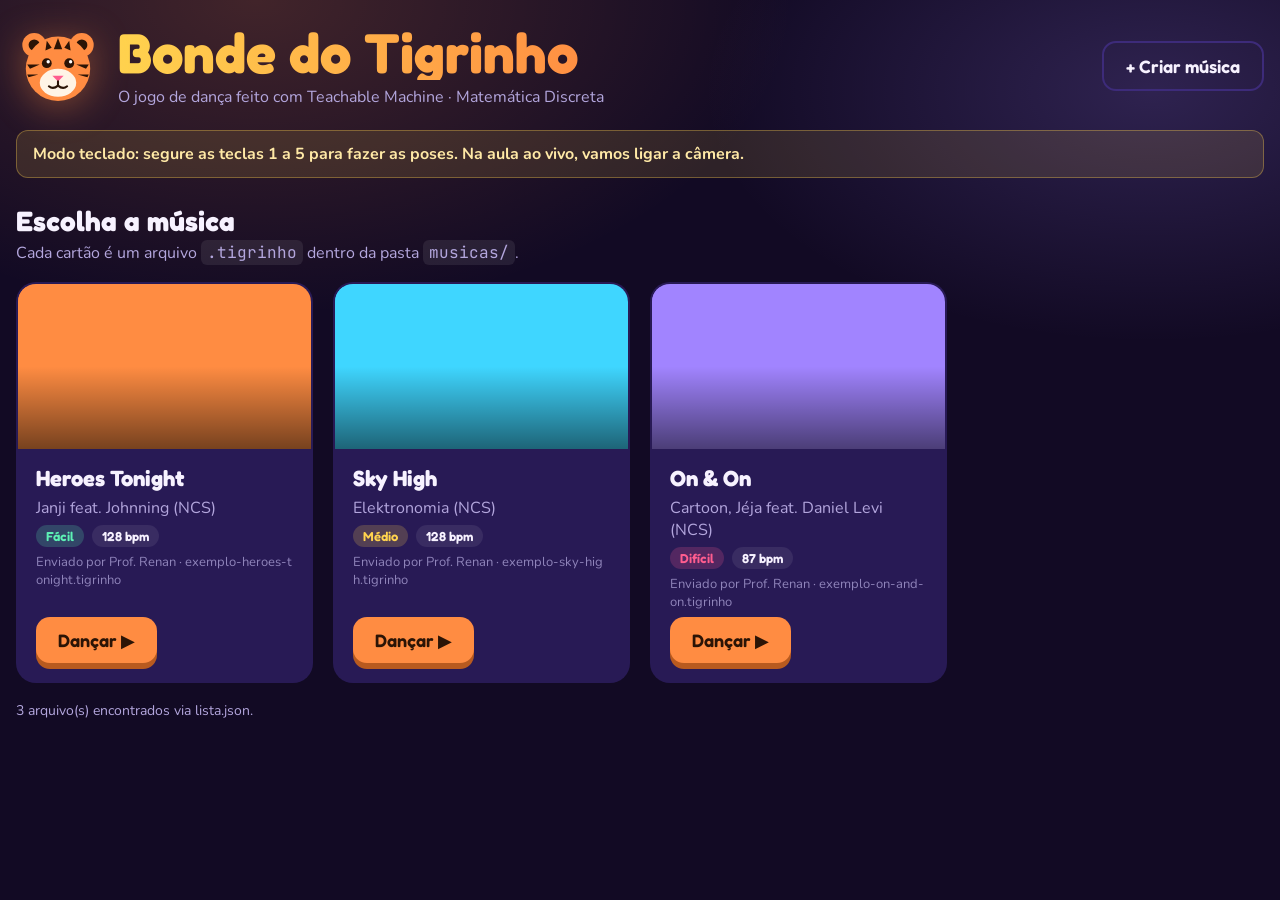
<file: bonde-do-tigrinho/index.html>
<!DOCTYPE html>
<html lang="pt-BR">
<head>
  <meta charset="UTF-8">
  <meta name="viewport" content="width=device-width, initial-scale=1">
  <title>Bonde do Tigrinho · O Jogo</title>
  <link rel="icon" href="img/tigrinho.svg" type="image/svg+xml">
  <link rel="preconnect" href="https://fonts.googleapis.com">
  <link rel="preconnect" href="https://fonts.gstatic.com" crossorigin>
  <link rel="stylesheet" href="https://fonts.googleapis.com/css2?family=Fredoka:wght@500;600;700&family=Nunito:wght@400;700;800&family=JetBrains+Mono:wght@500;700&display=swap">
  <link rel="stylesheet" href="estilo.css">
</head>
<body>

  <!-- ============ TELA 1 · MENU ============ -->
  <section id="telaMenu" class="tela ativa">
    <header class="topo">
      <img src="img/tigrinho.svg" alt="" class="logo">
      <div>
        <h1 id="tituloDoApp">Bonde do Tigrinho</h1>
        <p class="sub">O jogo de dança feito com Teachable Machine · Matemática Discreta</p>
      </div>
      <a class="botao fantasma" href="criar.html">+ Criar música</a>
    </header>

    <div class="aviso" id="avisoDetector"></div>

    <h2 class="secao">Escolha a música</h2>
    <p class="dica">Cada cartão é um arquivo <code>.tigrinho</code> dentro da pasta <code>musicas/</code>.</p>
    <div id="listaDeMusicas" class="grade-musicas">
      <p class="carregando">Procurando músicas…</p>
    </div>
  </section>

  <!-- ============ TELA 2 · JOGO ============ -->
  <section id="telaJogo" class="tela">
    <div class="palco">
      <div class="video-caixa">
        <div id="encaixeDoVideo"><div id="playerYoutube"></div></div>
        <button id="botaoTocar" class="botao grande" hidden>▶ Tocar música</button>
      </div>

      <aside class="lateral">
        <div class="placar">
          <div><span class="rotulo">Pontos</span><strong id="pontos">0</strong></div>
          <div><span class="rotulo">Combo</span><strong id="combo">0</strong></div>
        </div>
        <div id="areaDaCamera" class="camera"></div>
        <div class="leitura">
          <span class="rotulo">Você está fazendo</span>
          <strong id="poseLida">—</strong>
        </div>
        <button id="botaoSair" class="botao fantasma">✕ Sair</button>
      </aside>
    </div>

    <div class="esteira">
      <div class="alvo"><span>AGORA</span></div>
      <div id="trilha" class="trilha"></div>
      <div id="medidor" class="medidor"><i></i></div>
    </div>

    <div id="nota" class="nota"></div>
    <div id="mensagem" class="mensagem" hidden></div>
  </section>

  <!-- ============ TELA 3 · RESULTADO ============ -->
  <section id="telaResultado" class="tela">
    <div class="resultado">
      <img src="img/tigrinho.svg" alt="" class="logo grande">
      <h2 id="resultadoTitulo">Fim!</h2>
      <p id="resultadoMusica" class="sub"></p>
      <div class="estrelas" id="estrelas"></div>
      <div class="total"><span id="resultadoPontos">0</span> pontos</div>
      <ul id="resultadoNotas" class="notas"></ul>
      <div class="acoes">
        <button id="botaoDeNovo" class="botao">Dançar de novo</button>
        <button id="botaoMenu" class="botao fantasma">Escolher outra música</button>
      </div>
    </div>
  </section>

  <!--
    PARTE AO VIVO (Teachable Machine):
    quando o detector.js passar a usar a câmera, descomente as duas linhas abaixo.
    Elas carregam o TensorFlow.js e a biblioteca de POSE do Teachable Machine.
  -->
  <!--
  <script src="https://cdn.jsdelivr.net/npm/@tensorflow/tfjs@1.3.1/dist/tf.min.js"></script>
  <script src="https://cdn.jsdelivr.net/npm/@teachablemachine/pose@0.8/dist/teachablemachine-pose.min.js"></script>
  -->

  <!-- A ordem importa: quem é usado vem antes de quem usa. -->
  <script src="js/configuracao.js"></script>
  <script src="js/pictogramas.js"></script>
  <script src="js/musicas.js"></script>
  <script src="js/coreografia.js"></script>
  <script src="js/youtube.js"></script>
  <script src="js/detector.js"></script>
  <script src="js/interface.js"></script>
  <script src="js/jogo.js"></script>
  <script src="js/principal.js"></script>
</body>
</html>
</file>
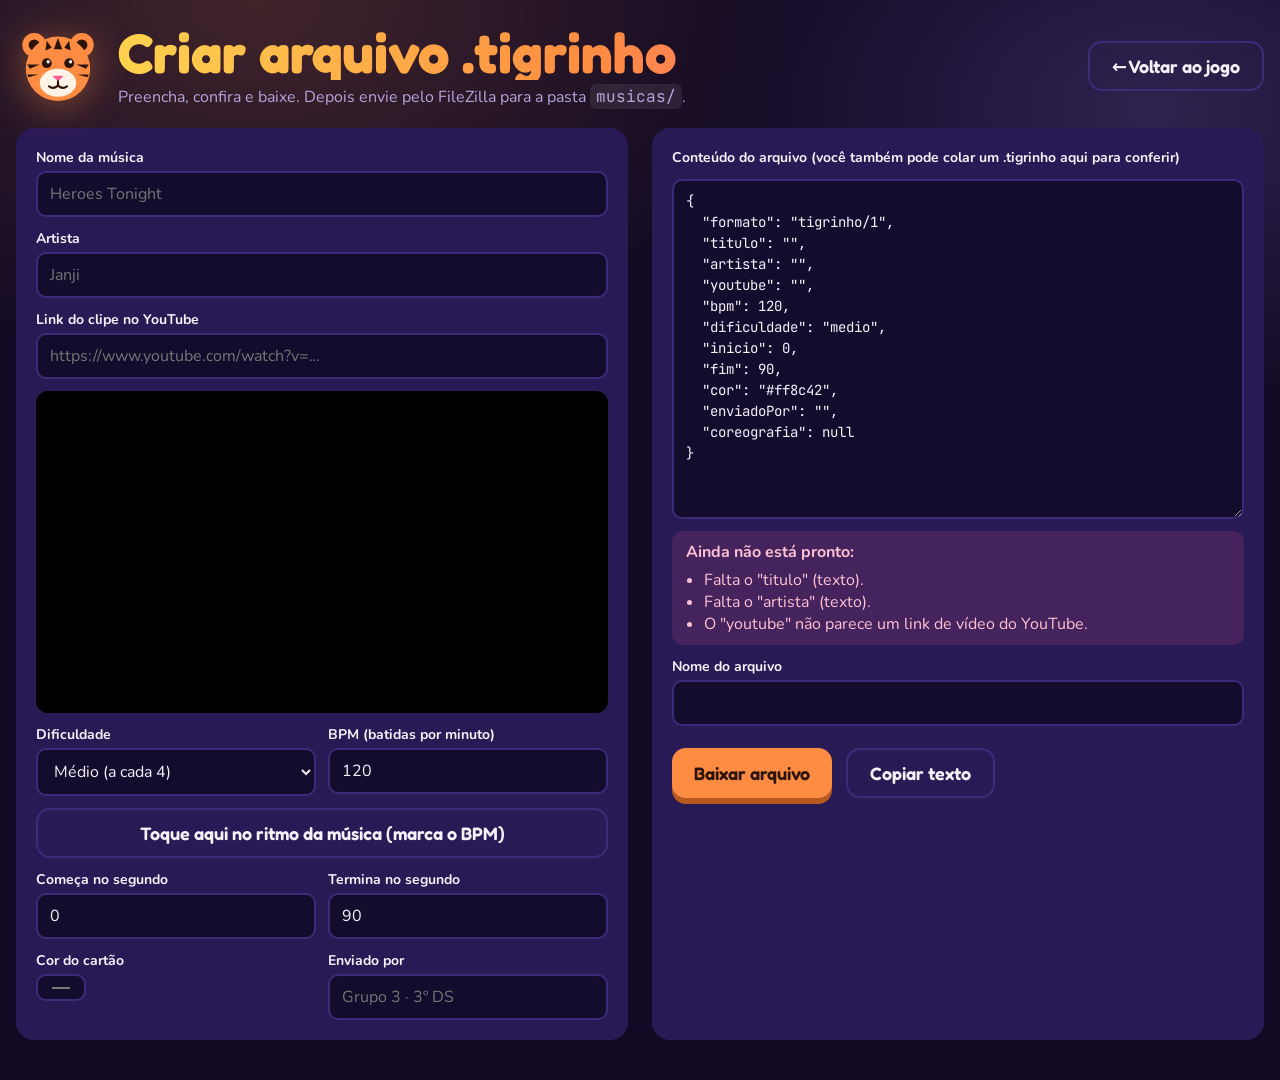
<file: bonde-do-tigrinho/criar.html>
<!DOCTYPE html>
<html lang="pt-BR">
<head>
  <meta charset="UTF-8">
  <meta name="viewport" content="width=device-width, initial-scale=1">
  <title>Criar música · Bonde do Tigrinho</title>
  <link rel="icon" href="img/tigrinho.svg" type="image/svg+xml">
  <link rel="stylesheet" href="https://fonts.googleapis.com/css2?family=Fredoka:wght@500;600;700&family=Nunito:wght@400;700;800&family=JetBrains+Mono:wght@500;700&display=swap">
  <link rel="stylesheet" href="estilo.css">
</head>
<body>
  <section class="tela ativa">
    <header class="topo">
      <img src="img/tigrinho.svg" alt="" class="logo">
      <div>
        <h1>Criar arquivo .tigrinho</h1>
        <p class="sub">Preencha, confira e baixe. Depois envie pelo FileZilla para a pasta <code>musicas/</code>.</p>
      </div>
      <a class="botao fantasma" href="index.html">← Voltar ao jogo</a>
    </header>

    <div class="criador">
      <form id="formulario" autocomplete="off">
        <label>Nome da música <input id="campoTitulo" required placeholder="Heroes Tonight"></label>
        <label>Artista <input id="campoArtista" required placeholder="Janji"></label>
        <label>Link do clipe no YouTube <input id="campoYoutube" required placeholder="https://www.youtube.com/watch?v=…"></label>
        <div class="preview" id="previewVideo" aria-label="Capa do vídeo"></div>
        <div class="linha">
          <label>Dificuldade
            <select id="campoDificuldade">
              <option value="facil">Fácil (pose a cada 8 batidas)</option>
              <option value="medio" selected>Médio (a cada 4)</option>
              <option value="dificil">Difícil (a cada 2)</option>
            </select>
          </label>
          <label>BPM (batidas por minuto) <input id="campoBpm" type="number" min="40" max="220" value="120"></label>
        </div>
        <button type="button" class="botao fantasma" id="botaoBatida">Toque aqui no ritmo da música (marca o BPM)</button>
        <div class="linha">
          <label>Começa no segundo <input id="campoInicio" type="number" min="0" value="0"></label>
          <label>Termina no segundo <input id="campoFim" type="number" min="10" value="90"></label>
        </div>
        <div class="linha">
          <label>Cor do cartão <input id="campoCor" type="color" value="#ff8c42"></label>
          <label>Enviado por <input id="campoAutor" placeholder="Grupo 3 · 3º DS"></label>
        </div>
      </form>

      <div class="saida">
        <label for="saidaJson">Conteúdo do arquivo (você também pode colar um .tigrinho aqui para conferir)</label>
        <textarea id="saidaJson" spellcheck="false"></textarea>
        <div id="status" class="status"></div>
        <label>Nome do arquivo <input id="campoArquivo" readonly></label>
        <div class="acoes" style="justify-content:flex-start">
          <button class="botao" id="botaoBaixar">Baixar arquivo</button>
          <button class="botao fantasma" id="botaoCopiar">Copiar texto</button>
        </div>
      </div>
    </div>
  </section>

  <script src="js/configuracao.js"></script>
  <script src="js/musicas.js"></script>
  <script src="js/criador.js"></script>
</body>
</html>
</file>
<file: bonde-do-tigrinho/estilo.css>
/* Bonde do Tigrinho · palco escuro, luzes de pista, laranja de tigre */
:root {
  --fundo: #120a24;
  --palco: #1d1240;
  --painel: #281a55;
  --borda: #3d2b7a;
  --texto: #f7f2ff;
  --apagado: #b3a6dd;
  --tigre: #ff8c42;
  --listra: #2b1406;
  --ciano: #3fd6ff;
  --rosa: #ff5d8f;
  --amarelo: #ffd34e;
  --verde: #5df2b5;
  --disp: "Fredoka", "Trebuchet MS", system-ui, sans-serif;
  --corpo: "Nunito", "Segoe UI", system-ui, sans-serif;
  --mono: "JetBrains Mono", Consolas, monospace;
  color-scheme: dark;
}
* { box-sizing: border-box; }
html, body { margin: 0; min-height: 100%; }
body {
  font-family: var(--corpo);
  color: var(--texto);
  background:
    radial-gradient(60% 50% at 20% 0%, #ff8c4233, transparent 70%),
    radial-gradient(50% 40% at 90% 10%, #a184ff33, transparent 70%),
    var(--fundo);
  padding: 0 16px;
}
h1, h2, h3 { font-family: var(--disp); margin: 0; }
code, kbd { font-family: var(--mono); }
code { background: #ffffff14; padding: 2px 6px; border-radius: 6px; }
[hidden] { display: none !important; }

.tela { display: none; max-width: 1280px; margin: 0 auto; padding-block: 24px 40px; }
.tela.ativa { display: block; }

/* ---------- botões ---------- */
.botao {
  font: 600 18px var(--disp); color: #2b1406; background: var(--tigre);
  border: 0; border-radius: 14px; padding: 12px 22px; cursor: pointer;
  box-shadow: 0 6px 0 #b85a1f; transition: transform .12s, box-shadow .12s; text-decoration: none; display: inline-block;
}
.botao:hover { transform: translateY(-2px); }
.botao:active { transform: translateY(4px); box-shadow: 0 2px 0 #b85a1f; }
.botao:focus-visible { outline: 3px solid var(--ciano); outline-offset: 3px; }
.botao.fantasma { background: transparent; color: var(--texto); border: 2px solid var(--borda); box-shadow: none; }
.botao.grande { font-size: 26px; padding: 18px 34px; }

/* ---------- menu ---------- */
.topo { display: flex; align-items: center; gap: 18px; flex-wrap: wrap; }
.topo > div { flex: 1; min-width: 220px; }
.logo { width: 84px; height: 84px; filter: drop-shadow(0 6px 18px #ff8c4266); }
.logo.grande { width: 130px; height: 130px; }
h1 { font-size: clamp(32px, 5vw, 56px); line-height: 1; background: linear-gradient(90deg, var(--amarelo), var(--tigre), var(--rosa)); -webkit-background-clip: text; background-clip: text; color: transparent; }
.sub { color: var(--apagado); margin: 6px 0 0; }
.aviso { margin: 22px 0 6px; padding: 12px 16px; border-radius: 12px; background: #ffd34e1f; border: 1px solid #ffd34e55; color: #ffe9a6; font-weight: 700; }
.aviso:empty { display: none; }
.secao { font-size: 28px; margin-top: 26px; }
.dica { color: var(--apagado); margin: 4px 0 18px; }
.rodape { margin-top: 18px; font-size: 14px; }
.carregando { color: var(--apagado); font-size: 18px; }

.grade-musicas { display: grid; grid-template-columns: repeat(auto-fill, minmax(260px, 1fr)); gap: 20px; }
.cartao-musica { --cor: var(--tigre); background: var(--painel); border-radius: 20px; overflow: hidden; border: 2px solid transparent; transition: transform .15s, border-color .15s; display: flex; flex-direction: column; }
.cartao-musica:hover { transform: translateY(-4px); border-color: var(--cor); }
.cartao-musica .capa { aspect-ratio: 16 / 9; background: var(--cor) center / cover; position: relative; }
.cartao-musica .capa::after { content: ""; position: absolute; inset: 0; background: linear-gradient(transparent 50%, #0008), linear-gradient(90deg, var(--cor) 0 8px, transparent 8px); }
.cartao-musica .info { padding: 16px 18px 18px; display: flex; flex-direction: column; gap: 6px; flex: 1; }
.cartao-musica h3 { font-size: 22px; }
.cartao-musica .artista { margin: 0; color: var(--apagado); }
.cartao-musica .autor { margin: 0; font-size: 13px; color: #8f84ba; word-break: break-all; }
.cartao-musica .botao { margin-top: auto; align-self: flex-start; }
.etiquetas { display: flex; gap: 8px; }
.etiquetas span { font: 600 13px var(--disp); padding: 3px 10px; border-radius: 999px; background: #ffffff14; }
.dif[data-nivel="facil"] { background: #5df2b533; color: var(--verde); }
.dif[data-nivel="medio"] { background: #ffd34e33; color: var(--amarelo); }
.dif[data-nivel="dificil"] { background: #ff5d8f33; color: var(--rosa); }
.cartao-musica.com-erro { border: 2px dashed var(--rosa); background: #2a1030; }
.cartao-musica.com-erro h3 { color: var(--rosa); }
.problemas { margin: 6px 0 0; padding-left: 18px; color: #ffc2d4; font-size: 14px; }

/* ---------- jogo ---------- */
.palco { display: grid; grid-template-columns: minmax(0, 1fr) 300px; gap: 18px; }
.video-caixa { position: relative; aspect-ratio: 16 / 9; background: #000; border-radius: 18px; overflow: hidden; }
#encaixeDoVideo, #encaixeDoVideo iframe { position: absolute; inset: 0; width: 100%; height: 100%; border: 0; }
#botaoTocar { position: absolute; left: 50%; top: 50%; transform: translate(-50%, -50%); }
.lateral { display: flex; flex-direction: column; gap: 12px; min-width: 0; }
.placar { display: grid; grid-template-columns: 1fr 1fr; gap: 10px; }
.placar > div, .leitura { background: var(--painel); border-radius: 14px; padding: 10px 14px; }
.rotulo { display: block; font-size: 12px; letter-spacing: 2px; text-transform: uppercase; color: var(--apagado); }
.placar strong { font: 700 28px var(--mono); font-variant-numeric: tabular-nums; }
.leitura strong { font-size: 17px; }
.camera { position: relative; aspect-ratio: 1; background: #0b0618; border-radius: 16px; overflow: hidden; border: 2px solid var(--borda); }
.camera canvas { width: 100%; height: 100%; display: block; }
.camera-falsa { position: absolute; inset: 0; display: grid; grid-template-rows: 1fr auto auto; padding: 10px; }
.camera-falsa .espelho { display: grid; place-items: center; }
.camera-falsa .espelho svg { height: 100%; max-height: 150px; }
.teclas { list-style: none; margin: 0; padding: 0; font-size: 12px; color: var(--apagado); columns: 2; }
.teclas kbd { background: #ffffff1c; border-radius: 4px; padding: 0 5px; color: var(--texto); }
.mini { margin: 6px 0 0; font-size: 11px; color: #8f84ba; text-align: center; }

.esteira { position: relative; margin-top: 18px; height: 190px; background: linear-gradient(180deg, var(--palco), #150c30); border-radius: 18px; overflow: hidden; border: 2px solid var(--borda); }
.alvo { position: absolute; left: 20px; top: 10px; bottom: 26px; width: 150px; border: 3px dashed var(--amarelo); border-radius: 16px; z-index: 0; }
.alvo span { position: absolute; top: -2px; left: 50%; transform: translate(-50%, -50%); background: var(--amarelo); color: #2b1406; font: 700 11px var(--disp); letter-spacing: 2px; padding: 2px 8px; border-radius: 6px; }
.trilha { position: absolute; inset: 14px 0 30px 0; }
.cartao-pose { position: absolute; left: 0; top: 0; width: 140px; height: 100%; display: flex; flex-direction: column; align-items: center; justify-content: center; gap: 4px; background: #ffffff10; border-radius: 14px; padding: 6px; will-change: transform; transition: background .2s; }
.cartao-pose .picto { height: 100px; }
.cartao-pose span { font: 600 13px var(--disp); color: var(--apagado); text-align: center; }
.cartao-pose.ativo { background: #ff8c4240; outline: 3px solid var(--tigre); }
.cartao-pose.ativo span { color: var(--texto); }
.medidor { position: absolute; left: 20px; right: 20px; bottom: 9px; height: 10px; background: #ffffff14; border-radius: 6px; overflow: hidden; }
.medidor i { display: block; height: 100%; width: 0; background: linear-gradient(90deg, var(--rosa), var(--amarelo), var(--verde)); transition: width .12s; }

.nota { position: fixed; left: 50%; top: 38%; transform: translate(-50%, -50%); font: 700 clamp(40px, 8vw, 96px) var(--disp); pointer-events: none; text-shadow: 0 6px 30px #000; opacity: 0; }
.nota.pula { animation: pula .9s ease-out; }
@keyframes pula { 0% { opacity: 0; transform: translate(-50%, -50%) scale(.5); } 20% { opacity: 1; transform: translate(-50%, -50%) scale(1.15); } 70% { opacity: 1; } 100% { opacity: 0; transform: translate(-50%, -80%) scale(1); } }
.mensagem { position: fixed; left: 50%; bottom: 40px; transform: translateX(-50%); max-width: min(680px, 92vw); background: var(--painel); border: 2px solid var(--tigre); padding: 14px 20px; border-radius: 14px; font-weight: 700; z-index: 5; }

/* ---------- resultado ---------- */
.resultado { text-align: center; display: flex; flex-direction: column; align-items: center; gap: 10px; padding-top: 30px; }
.resultado h2 { font-size: clamp(36px, 6vw, 64px); }
.estrelas { font-size: 48px; color: var(--amarelo); letter-spacing: 6px; }
.total { font: 700 36px var(--mono); }
.notas { list-style: none; padding: 0; display: flex; gap: 14px; flex-wrap: wrap; justify-content: center; }
.notas li { background: var(--painel); border-radius: 14px; padding: 12px 18px; min-width: 110px; }
.notas b { display: block; font: 700 30px var(--mono); }
.notas span { font-size: 12px; letter-spacing: 2px; color: var(--apagado); }
.acoes { display: flex; gap: 14px; flex-wrap: wrap; justify-content: center; margin-top: 10px; }

@media (max-width: 860px) {
  .palco { grid-template-columns: 1fr; }
  .lateral { display: grid; grid-template-columns: 1fr 1fr; }
  .camera { grid-row: span 3; }
}
@media (prefers-reduced-motion: reduce) {
  .nota.pula { animation-duration: .01s; }
}

/* ---------- criar.html ---------- */
.criador { display: grid; grid-template-columns: minmax(0, 1fr) minmax(0, 1fr); gap: 24px; margin-top: 20px; }
.criador form, .criador .saida { background: var(--painel); border-radius: 18px; padding: 20px; display: flex; flex-direction: column; gap: 12px; }
.criador label { display: flex; flex-direction: column; gap: 4px; font-weight: 700; font-size: 14px; }
.criador input, .criador select, .criador textarea { font: 16px var(--corpo); padding: 10px 12px; border-radius: 10px; border: 2px solid var(--borda); background: #140c2c; color: var(--texto); }
.criador textarea { font: 14px/1.5 var(--mono); min-height: 340px; resize: vertical; }
.criador .linha { display: grid; grid-template-columns: 1fr 1fr; gap: 12px; }
.criador .preview { aspect-ratio: 16 / 9; border-radius: 12px; background: #000 center / cover; }
.status { padding: 10px 14px; border-radius: 10px; font-weight: 700; }
.status.ok { background: #5df2b522; color: var(--verde); }
.status.erro { background: #ff5d8f22; color: #ffc2d4; }
.status ul { margin: 6px 0 0; padding-left: 18px; font-weight: 400; }
@media (max-width: 860px) { .criador { grid-template-columns: 1fr; } }
</file>
